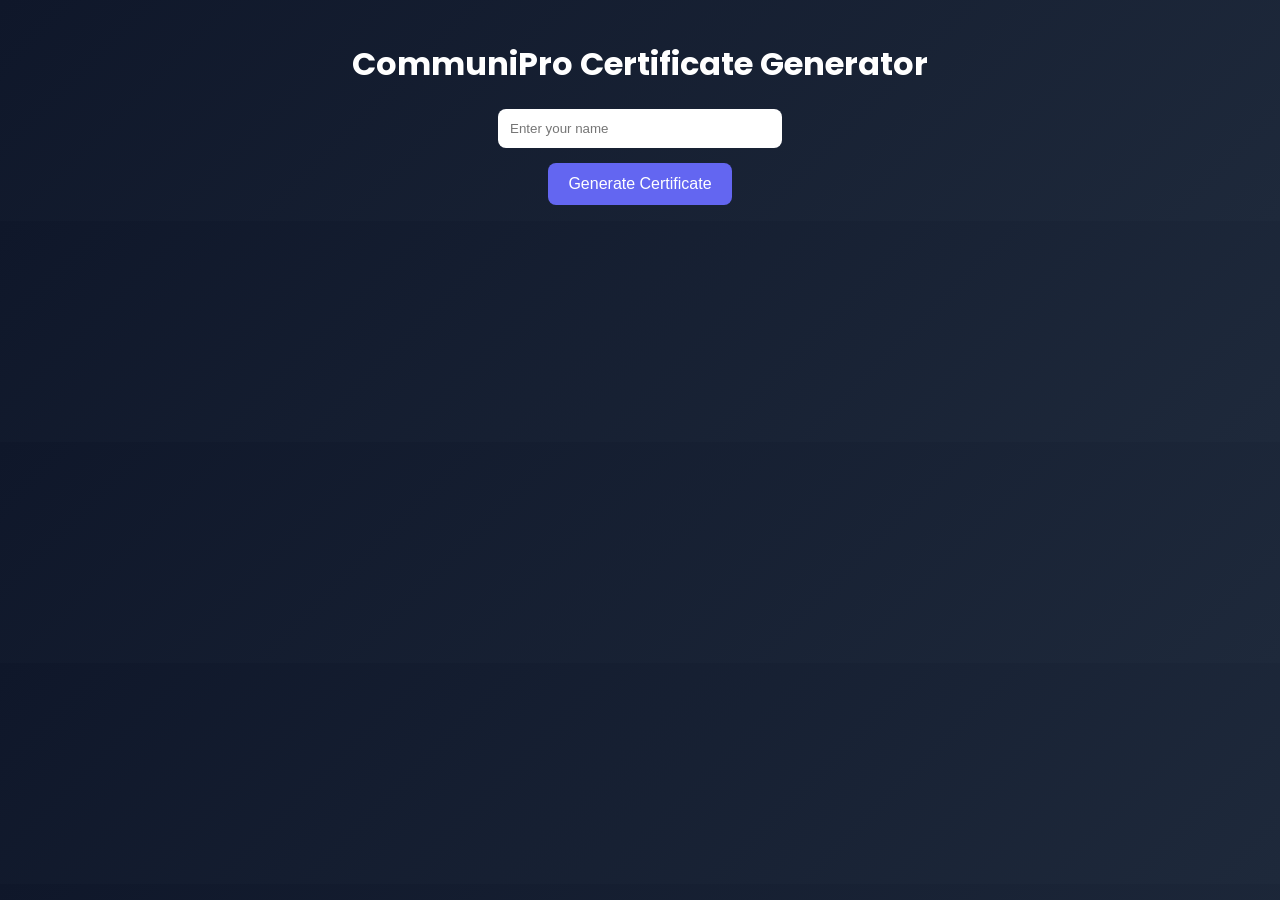
<file: certificate.html>
<!DOCTYPE html>
<html>
<head>
<meta charset="UTF-8">
<title>CommuniPro Certificate</title>

<link href="https://fonts.googleapis.com/css2?family=Playfair+Display:wght@600&family=Poppins:wght@300;400&family=Great+Vibes&display=swap" rel="stylesheet">

<style>

body{
margin:0;
font-family:'Poppins',sans-serif;
background:linear-gradient(135deg,#0f172a,#1e293b);
text-align:center;
color:white;
}

.top{
margin-top:40px;
}

input{
padding:12px;
width:260px;
border-radius:8px;
border:none;
}

button{
padding:12px 20px;
margin-top:15px;
border:none;
border-radius:8px;
background:#6366f1;
color:white;
cursor:pointer;
font-size:16px;
}

button:hover{
background:#4f46e5;
}

.certificate{

display:none;

width:950px;

margin:50px auto;

padding:70px;

background:white;

color:#111;

border:18px solid;

border-image:linear-gradient(45deg,#d4af37,#facc15,#d4af37) 1;

box-shadow:0 20px 50px rgba(0,0,0,0.4);

position:relative;

}

.logo{

font-size:32px;

font-weight:bold;

color:#d4af37;

letter-spacing:2px;

}

.title{

font-family:'Playfair Display',serif;

font-size:46px;

margin-top:15px;

}

.subtitle{

font-size:20px;

margin-top:10px;

color:#444;

}

.name{

font-family:'Great Vibes',cursive;

font-size:64px;

margin:35px 0;

color:#111;

}

.text{

font-size:20px;

line-height:1.7;

margin:20px auto;

width:80%;

}

.platinum{

font-weight:bold;

color:#2563eb;

}

.footer{

display:flex;

justify-content:space-between;

margin-top:60px;

font-size:18px;

}

.signature{

border-top:2px solid #333;

padding-top:5px;

width:200px;

margin:auto;

}

.date{

margin-top:30px;

font-size:18px;

}

.id{

margin-top:20px;

font-size:14px;

color:#555;

}

.badge{

position:absolute;

top:40px;

right:40px;

font-size:40px;

}

</style>
</head>

<body>

<div class="top">

<h1>CommuniPro Certificate Generator</h1>

<input id="name" placeholder="Enter your name">

<br>

<button onclick="generateCertificate()">Generate Certificate</button>

<p id="msg" style="color:#f87171;"></p>

</div>


<div id="certificate" class="certificate">

<div class="badge">🏆</div>

<div class="logo">COMMUNIPRO</div>

<div class="title">Certificate of Achievement</div>

<div class="subtitle">This certificate is proudly awarded to</div>

<div class="name" id="studentName"></div>

<div class="text">

For successfully achieving the <span class="platinum">PLATINUM LEVEL</span>  
in the CommuniPro Communication Training Program.

Your dedication to improving communication, speaking,
and language skills is truly appreciated.

</div>

<div class="date" id="date"></div>

<div class="footer">

<div>
<div class="signature">Instructor</div>
</div>

<div>
<div class="signature">CommuniPro Director</div>
</div>

</div>

<div class="id" id="certId"></div>

<br>

<button onclick="window.print()">Download Certificate</button>

</div>


<script>

function generateCertificate(){

let score = localStorage.getItem("finalScore")

if(score===null){

document.getElementById("msg").innerText=
"Please complete the test first."

return

}

score = Number(score)

if(score < 90){

document.getElementById("msg").innerText=
"Certificate available only for Platinum level (90+ score)."

return

}

let name=document.getElementById("name").value

if(name===""){

alert("Please enter your name")

return

}

document.getElementById("certificate").style.display="block"

document.getElementById("studentName").innerText=name

document.getElementById("date").innerText=
"Date: " + new Date().toLocaleDateString()

let id = "CP-" + Math.floor(Math.random()*100000)

document.getElementById("certId").innerText=
"Certificate ID: " + id

}

</script>

</body>
</html>
</file>
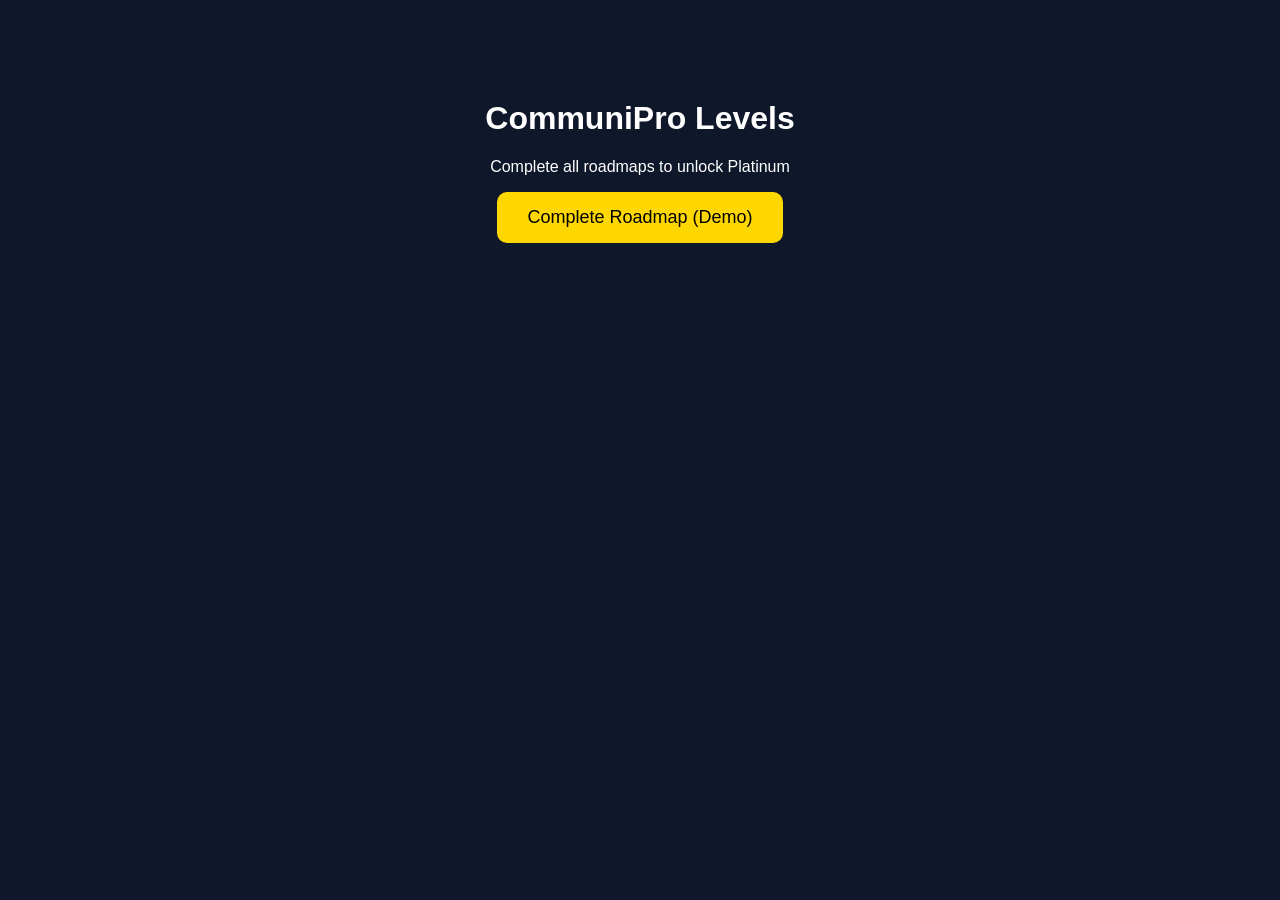
<file: levels.html>
<!DOCTYPE html>
<html>
<head>

<title>CommuniPro Levels</title>

<style>

body{
font-family:Arial;
background:#0f172a;
color:white;
text-align:center;
}

.container{
margin-top:100px;
}

button{

padding:15px 30px;
font-size:18px;
border:none;
border-radius:10px;
background:gold;
cursor:pointer;

}

button:hover{
background:#facc15;
}

.medal{

font-size:60px;
margin-top:20px;

}

</style>

</head>

<body>

<div class="container">

<h1>CommuniPro Levels</h1>

<p>Complete all roadmaps to unlock Platinum</p>

<button onclick="unlockPlatinum()">Complete Roadmap (Demo)</button>

<div id="medal" class="medal"></div>

</div>

<script>

function unlockPlatinum(){

localStorage.setItem("medalLevel","platinum")

document.getElementById("medal").innerHTML="🏆 Platinum Level Achieved!"

alert("Congratulations! Platinum Level Unlocked")

}

</script>

</body>
</html>
</file>
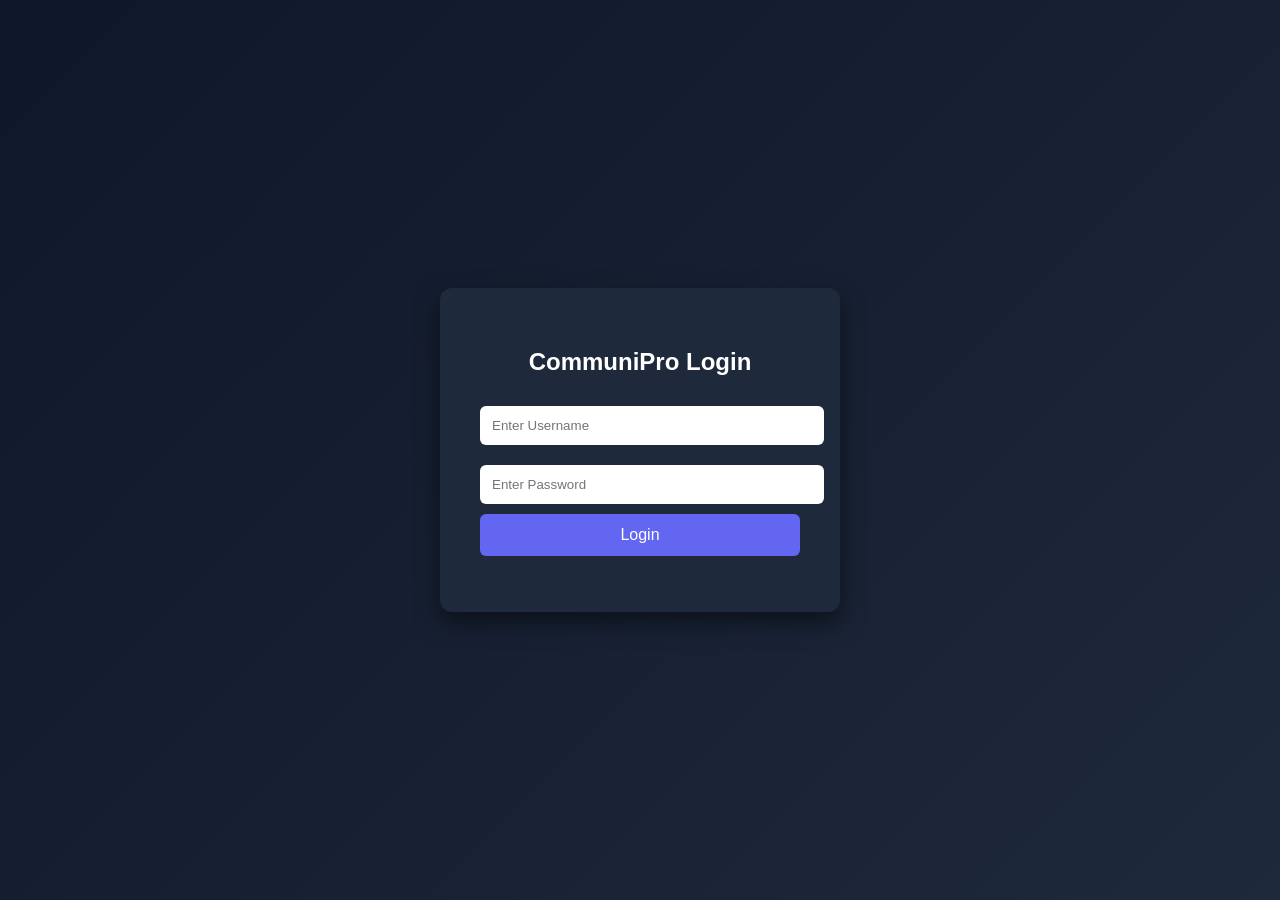
<file: login.html>
<!DOCTYPE html>
<html>
<head>
<title>CommuniPro Login</title>

<style>

body{
margin:0;
font-family:Arial;
background:linear-gradient(135deg,#0f172a,#1e293b);
height:100vh;
display:flex;
justify-content:center;
align-items:center;
color:white;
}

.login-box{
background:#1e293b;
padding:40px;
border-radius:12px;
width:320px;
text-align:center;
box-shadow:0 10px 25px rgba(0,0,0,0.5);
}

input{
width:100%;
padding:12px;
margin:10px 0;
border:none;
border-radius:6px;
}

button{
width:100%;
padding:12px;
background:#6366f1;
border:none;
border-radius:6px;
color:white;
cursor:pointer;
font-size:16px;
}

button:hover{
background:#4f46e5;
}

</style>
</head>

<body>

<div class="login-box">

<h2>CommuniPro Login</h2>

<input id="username" placeholder="Enter Username">

<input id="password" type="password" placeholder="Enter Password">

<button type="button" onclick="login()">Login</button>

<p id="error" style="color:#f87171;"></p>

</div>

<script>

function login(){

let username=document.getElementById("username").value
let password=document.getElementById("password").value

if(username==="" || password===""){

document.getElementById("error").innerText="Please enter login details"
return

}

/* save username */

localStorage.setItem("username",username)

/* redirect to dashboard */

window.location.href="index.html"

}

</script>

</body>
</html>
</file>
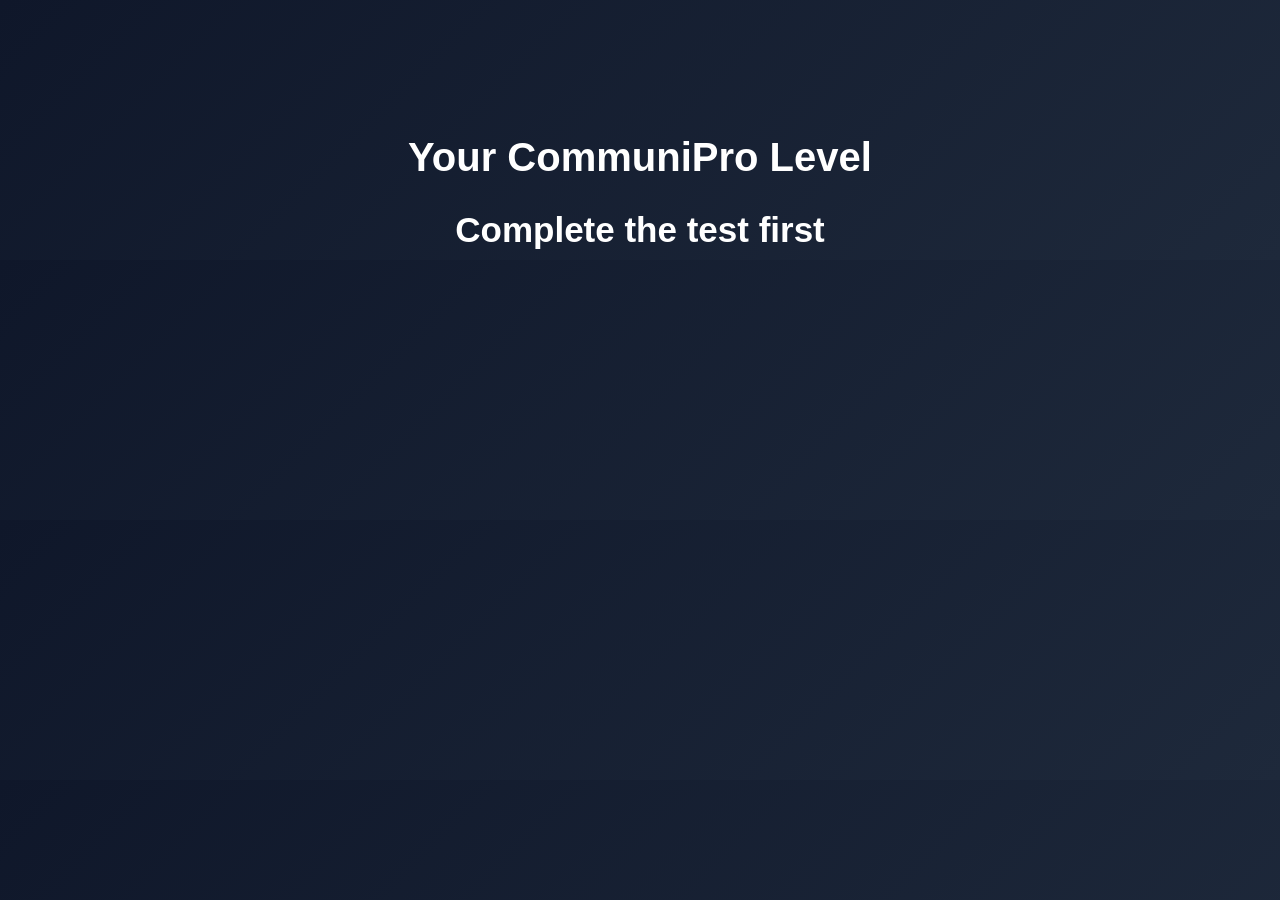
<file: medals.html>
<!DOCTYPE html>
<html>
<head>
<title>CommuniPro Levels</title>

<style>

body{
font-family:Arial;
background:linear-gradient(135deg,#0f172a,#1e293b);
color:white;
text-align:center;
padding-top:100px;
}

h1{
font-size:40px;
}

.medal{
font-size:120px;
margin:30px;
}

.level{
font-size:35px;
font-weight:bold;
}

.score{
font-size:20px;
margin-top:10px;
}

</style>
</head>

<body>

<h1>Your CommuniPro Level</h1>

<div class="medal" id="medal"></div>

<div class="level" id="level"></div>

<div class="score" id="score"></div>

<script>

let score = localStorage.getItem("finalScore")

if(score===null){

document.getElementById("level").innerText="Complete the test first"
}

else{

score = Number(score)

document.getElementById("score").innerText="Score : "+score

if(score < 50){

document.getElementById("medal").innerText="🥉"
document.getElementById("level").innerText="Bronze Level"

}

else if(score < 70){

document.getElementById("medal").innerText="🥈"
document.getElementById("level").innerText="Silver Level"

}

else if(score < 90){

document.getElementById("medal").innerText="🥇"
document.getElementById("level").innerText="Gold Level"

}

else{

document.getElementById("medal").innerText="🏆"
document.getElementById("level").innerText="Platinum Level"

localStorage.setItem("platinumUnlocked","true")

}

}

</script>

</body>
</html>
</file>
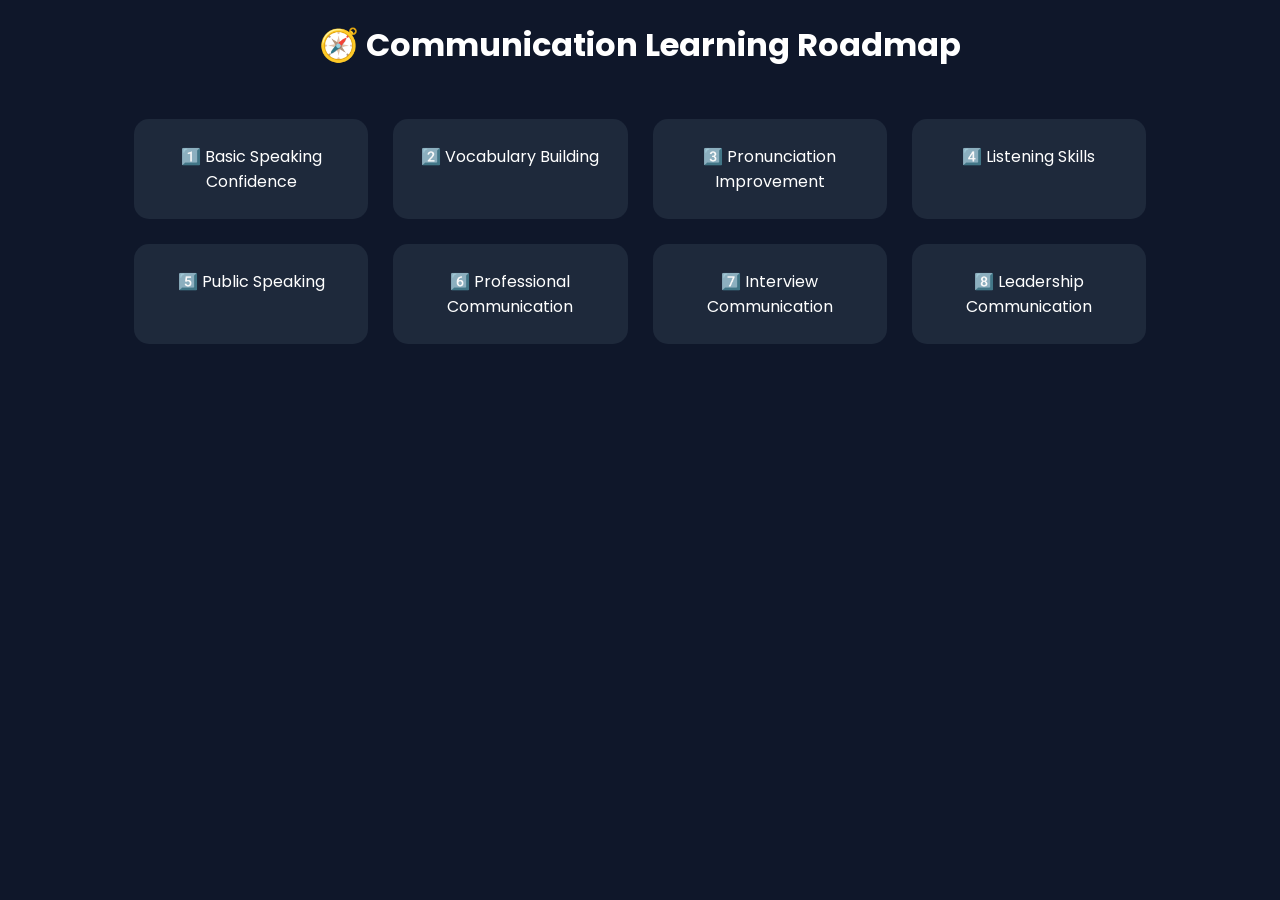
<file: roadmap.html>
<!DOCTYPE html>
<html>

<head>

<title>CommuniPro Roadmap</title>

<link href="https://fonts.googleapis.com/css2?family=Poppins:wght@300;400;600&display=swap" rel="stylesheet">

<style>

body{
font-family:Poppins;
background:#0f172a;
color:white;
text-align:center;
}

/* ROADMAP GRID */

.roadmap{
display:grid;
grid-template-columns:repeat(auto-fit,minmax(220px,1fr));
gap:25px;
width:80%;
margin:auto;
margin-top:50px;
}

/* ROADMAP CARD */

.stage{

background:#1e293b;

padding:25px;

border-radius:15px;

cursor:pointer;

transition:0.3s;

}

.stage:hover{
transform:scale(1.07);
background:#6366f1;
}

/* POPUP */

.modal{

display:none;

position:fixed;

top:0;
left:0;

width:100%;
height:100%;

background:rgba(0,0,0,0.8);

justify-content:center;

align-items:center;

}

.modal-content{

background:white;

color:black;

padding:40px;

border-radius:15px;

width:400px;

text-align:left;

}

.close{
float:right;
cursor:pointer;
font-size:20px;
}

</style>

</head>

<body>

<h1>🧭 Communication Learning Roadmap</h1>

<div class="roadmap">

<div class="stage" onclick="openStage(1)">
1️⃣ Basic Speaking Confidence
</div>

<div class="stage" onclick="openStage(2)">
2️⃣ Vocabulary Building
</div>

<div class="stage" onclick="openStage(3)">
3️⃣ Pronunciation Improvement
</div>

<div class="stage" onclick="openStage(4)">
4️⃣ Listening Skills
</div>

<div class="stage" onclick="openStage(5)">
5️⃣ Public Speaking
</div>

<div class="stage" onclick="openStage(6)">
6️⃣ Professional Communication
</div>

<div class="stage" onclick="openStage(7)">
7️⃣ Interview Communication
</div>

<div class="stage" onclick="openStage(8)">
8️⃣ Leadership Communication
</div>

</div>

<!-- POPUP -->

<div class="modal" id="modal">

<div class="modal-content">

<span class="close" onclick="closeModal()">❌</span>

<h2 id="title"></h2>

<p id="description"></p>

<h3>Practice Exercises</h3>

<ul id="exercises"></ul>

</div>

</div>


<script>

function openStage(stage){

let title=""
let description=""
let exercises=""

if(stage==1){
title="Basic Speaking Confidence"
description="Learn to speak simple sentences confidently."
exercises=[
"Introduce yourself in English",
"Speak for 1 minute about your college",
"Practice daily conversation"
]
}

if(stage==2){
title="Vocabulary Building"
description="Improve vocabulary with daily new words."
exercises=[
"Learn 5 new words",
"Use each word in a sentence",
"Take vocabulary quiz"
]
}

if(stage==3){
title="Pronunciation Improvement"
description="Improve clarity and pronunciation."
exercises=[
"Listen and repeat sentences",
"Practice difficult words",
"Record and review your voice"
]
}

if(stage==4){
title="Listening Skills"
description="Understand spoken English better."
exercises=[
"Watch English videos",
"Write summary",
"Answer listening questions"
]
}

if(stage==5){
title="Public Speaking"
description="Speak confidently in front of people."
exercises=[
"Give 2 minute speech",
"Explain a topic",
"Practice presentation"
]
}

if(stage==6){
title="Professional Communication"
description="Learn workplace communication."
exercises=[
"Write professional emails",
"Practice meeting conversation",
"Explain ideas clearly"
]
}

if(stage==7){
title="Interview Communication"
description="Answer interview questions confidently."
exercises=[
"Tell me about yourself",
"Strengths and weaknesses",
"Mock interview practice"
]
}

if(stage==8){
title="Leadership Communication"
description="Lead discussions and presentations."
exercises=[
"Lead group discussion",
"Give motivational speech",
"Manage team communication"
]
}

document.getElementById("title").innerText=title
document.getElementById("description").innerText=description

let list=""
exercises.forEach(e=>{
list+="<li>"+e+"</li>"
})

document.getElementById("exercises").innerHTML=list

document.getElementById("modal").style.display="flex"

}

function closeModal(){
document.getElementById("modal").style.display="none"
}

</script>

</body>

</html>
</file>
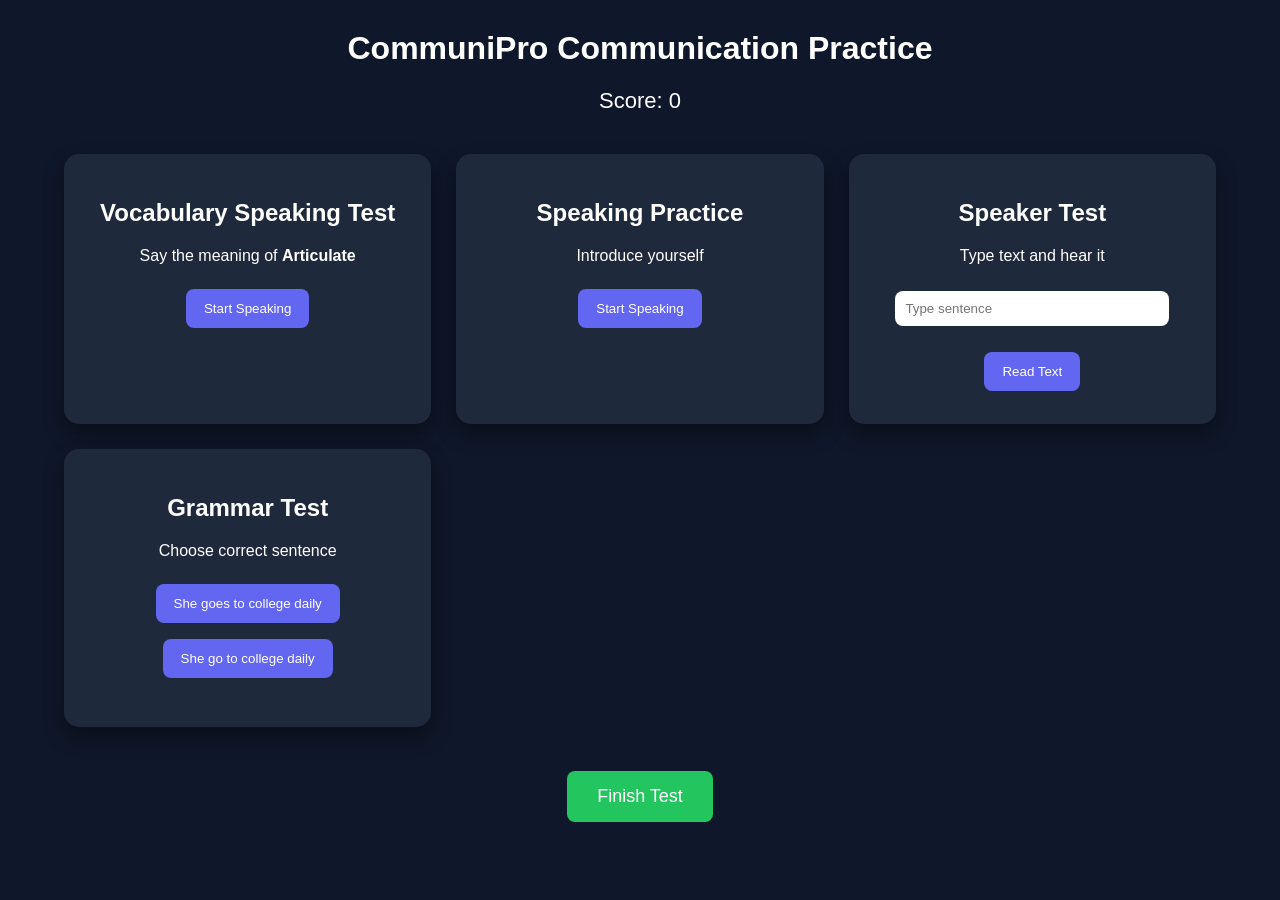
<file: tests.html>
<!DOCTYPE html>
<html>
<head>
<meta charset="UTF-8">
<title>CommuniPro Practice</title>

<style>
body{
font-family:Arial;
background:#0f172a;
color:white;
text-align:center;
margin:0;
}

h1{
margin-top:30px;
}

.container{
display:grid;
grid-template-columns:repeat(auto-fit,minmax(280px,1fr));
gap:25px;
width:90%;
margin:auto;
margin-top:40px;
}

.card{
background:#1e293b;
padding:25px;
border-radius:15px;
box-shadow:0 10px 20px rgba(0,0,0,0.4);
}

button{
padding:12px 18px;
margin:8px;
border:none;
border-radius:8px;
background:#6366f1;
color:white;
cursor:pointer;
}

button:hover{
background:#4f46e5;
}

input{
padding:10px;
width:80%;
border-radius:8px;
border:none;
margin-top:10px;
}

.score{
font-size:22px;
margin-top:15px;
}
</style>
</head>

<body>

<h1>CommuniPro Communication Practice</h1>

<p class="score">Score: <span id="score">0</span></p>

<div class="container">

<!-- VOCABULARY -->

<div class="card">

<h2>Vocabulary Speaking Test</h2>

<p>Say the meaning of <b>Articulate</b></p>

<button onclick="startVocab()">Start Speaking</button>

<p id="vocabResult"></p>

</div>


<!-- SPEAKING PRACTICE -->

<div class="card">

<h2>Speaking Practice</h2>

<p>Introduce yourself</p>

<button onclick="startSpeech()">Start Speaking</button>

<p id="speechOutput"></p>

</div>


<!-- SPEAKER TEST -->

<div class="card">

<h2>Speaker Test</h2>

<p>Type text and hear it</p>

<input id="speakInput" placeholder="Type sentence">

<br><br>

<button onclick="speakText()">Read Text</button>

</div>


<!-- GRAMMAR -->

<div class="card">

<h2>Grammar Test</h2>

<p>Choose correct sentence</p>

<button onclick="grammar(true)">She goes to college daily</button>

<button onclick="grammar(false)">She go to college daily</button>

<p id="grammarResult"></p>

</div>

</div>


<script>

let score = 0

function updateScore(){
document.getElementById("score").innerText = score
}


/* CHECK SPEECH SUPPORT */

function getRecognition(){

const SpeechRecognition = window.SpeechRecognition || window.webkitSpeechRecognition

if(!SpeechRecognition){
alert("Speech recognition works best in Chrome")
return null
}

let recognition = new SpeechRecognition()

recognition.lang="en-US"
recognition.interimResults=false
recognition.maxAlternatives=1

return recognition

}


/* VOCABULARY SPEECH */

function startVocab(){

let recognition = getRecognition()

if(!recognition) return

document.getElementById("vocabResult").innerText="Listening..."

recognition.start()

recognition.onresult=function(event){

let text = event.results[0][0].transcript.toLowerCase()

document.getElementById("vocabResult").innerText="You said: "+text

if(text.includes("speak") || text.includes("clear")){

document.getElementById("vocabResult").innerText+=" ✅ Correct meaning"

score+=10
updateScore()

}else{

document.getElementById("vocabResult").innerText+=" ❌ Try again"

}

}

recognition.onerror=function(){

document.getElementById("vocabResult").innerText="Microphone error or permission denied"

}

}



/* SPEAKING PRACTICE */

function startSpeech(){

let recognition = getRecognition()

if(!recognition) return

document.getElementById("speechOutput").innerText="Listening..."

recognition.start()

recognition.onresult=function(event){

let text = event.results[0][0].transcript

document.getElementById("speechOutput").innerText="You said: "+text

score+=10
updateScore()

}

recognition.onerror=function(){

document.getElementById("speechOutput").innerText="Microphone error"

}

}



/* TEXT TO SPEECH */

function speakText(){

let text=document.getElementById("speakInput").value

if(text===""){
alert("Please type something")
return
}

let speech=new SpeechSynthesisUtterance(text)

speech.lang="en-US"

window.speechSynthesis.speak(speech)

}



/* GRAMMAR */

function grammar(correct){

if(correct){

document.getElementById("grammarResult").innerText="Correct!"

score+=10
updateScore()

}else{

document.getElementById("grammarResult").innerText="Incorrect sentence"

}

}



/* FINISH TEST BUTTON */

function finishTest(){

localStorage.setItem("finalScore", score)

alert("Test completed! Your score: " + score)

window.location.href="medals.html"

}

</script>


<br><br>

<button onclick="finishTest()" style="padding:15px 30px;font-size:18px;background:#22c55e">
Finish Test
</button>

</body>
</html>
</file>
